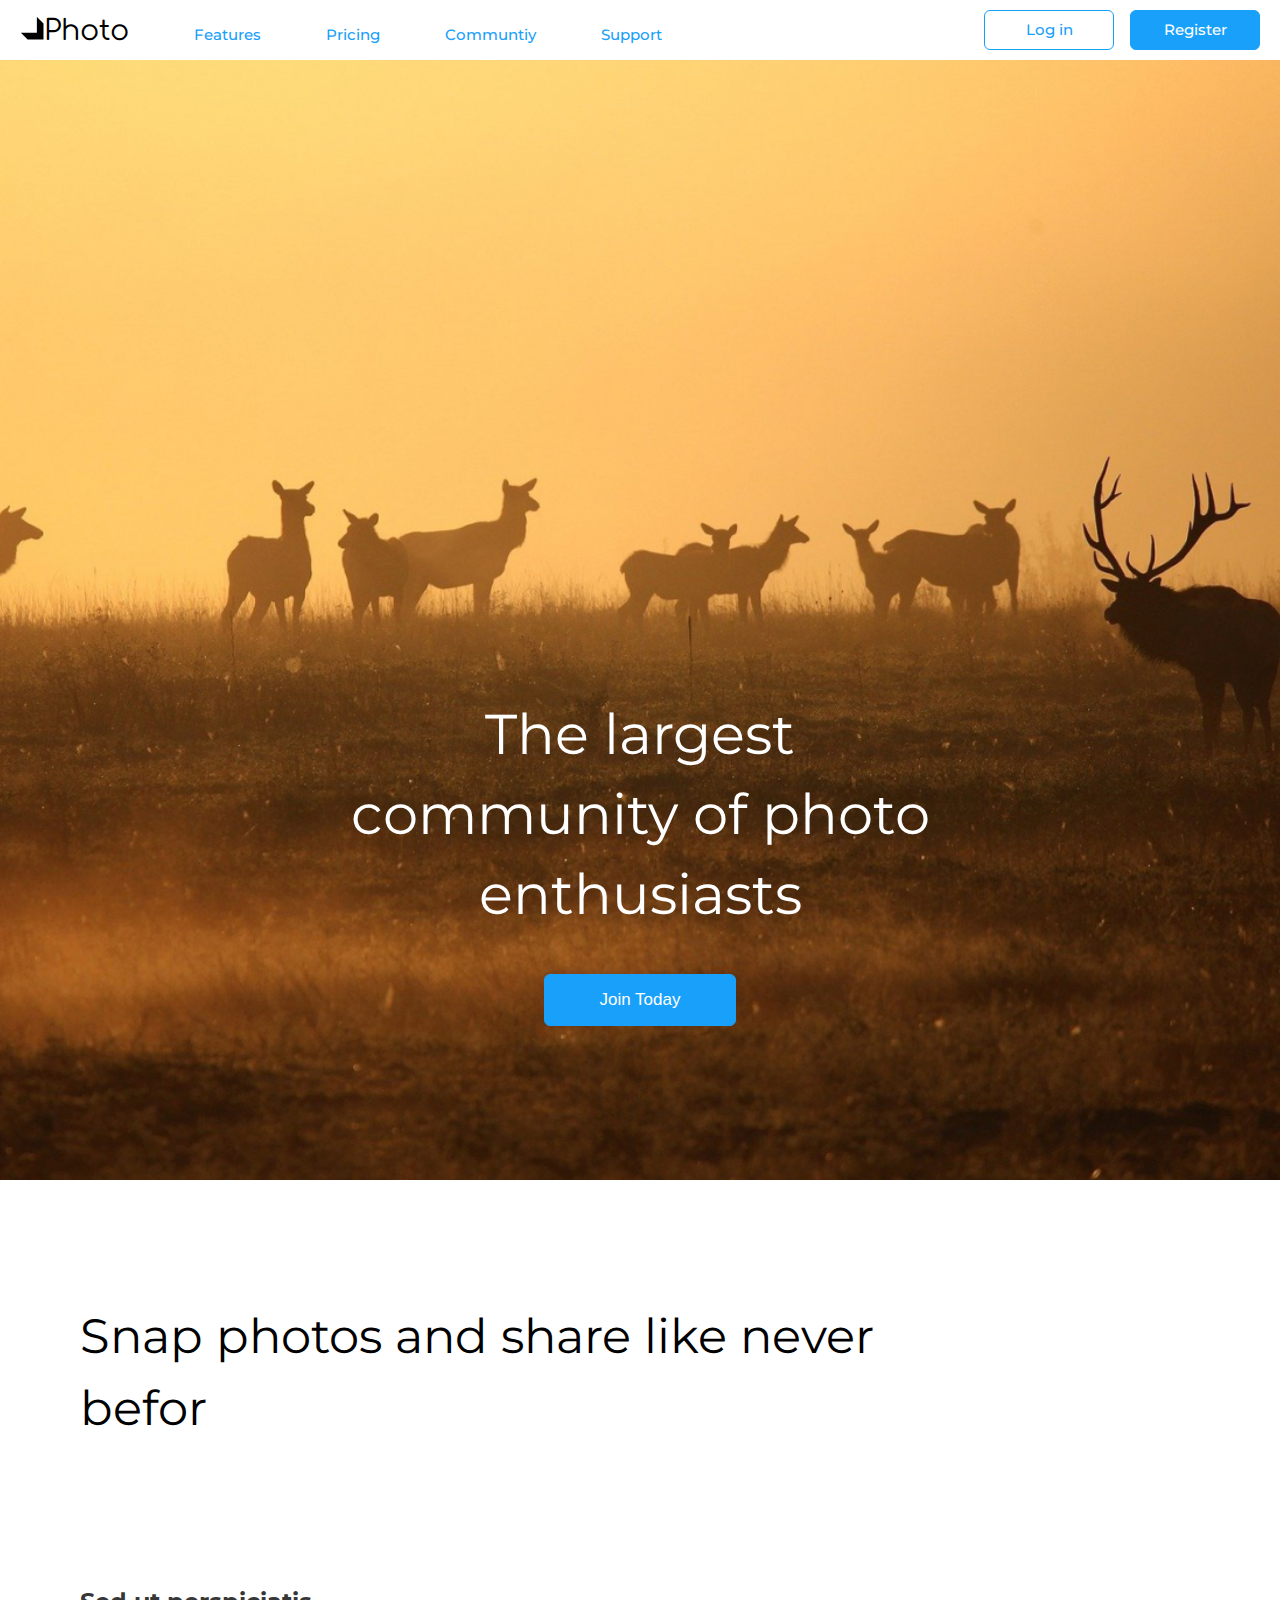
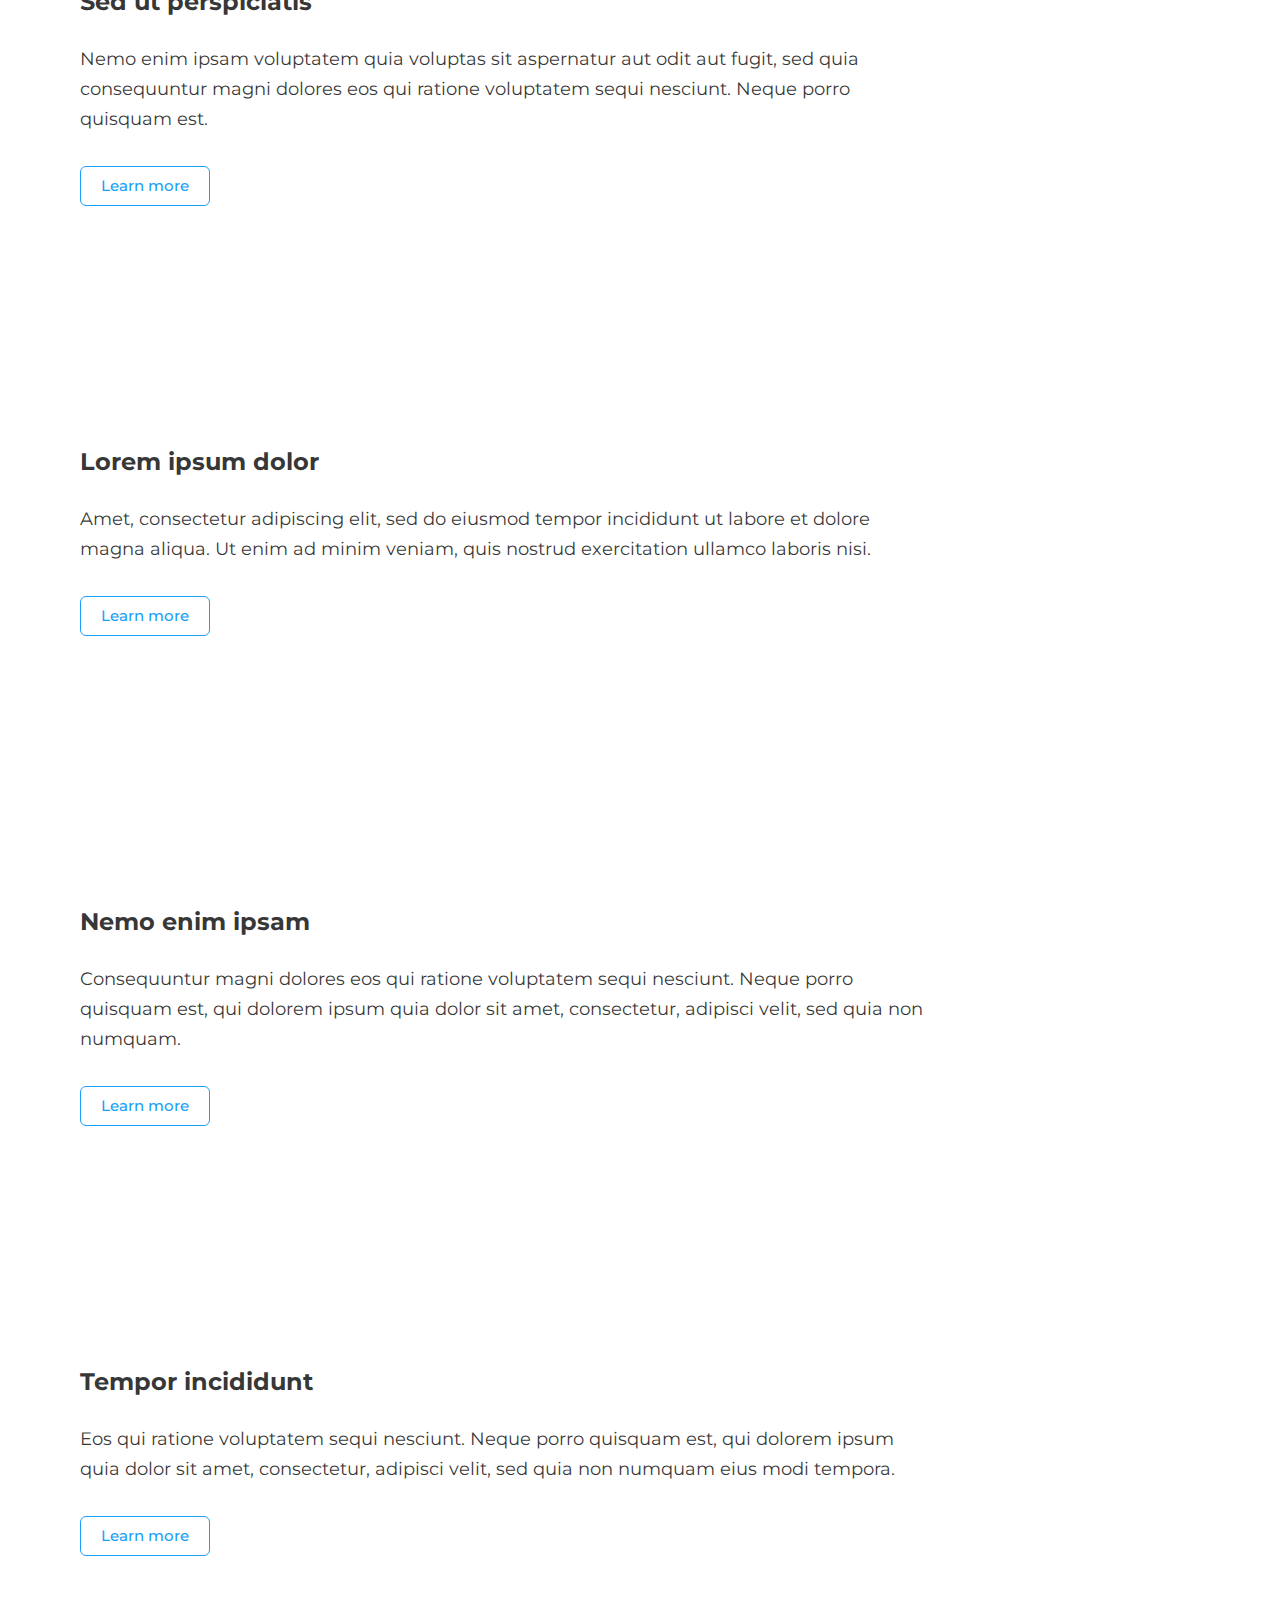
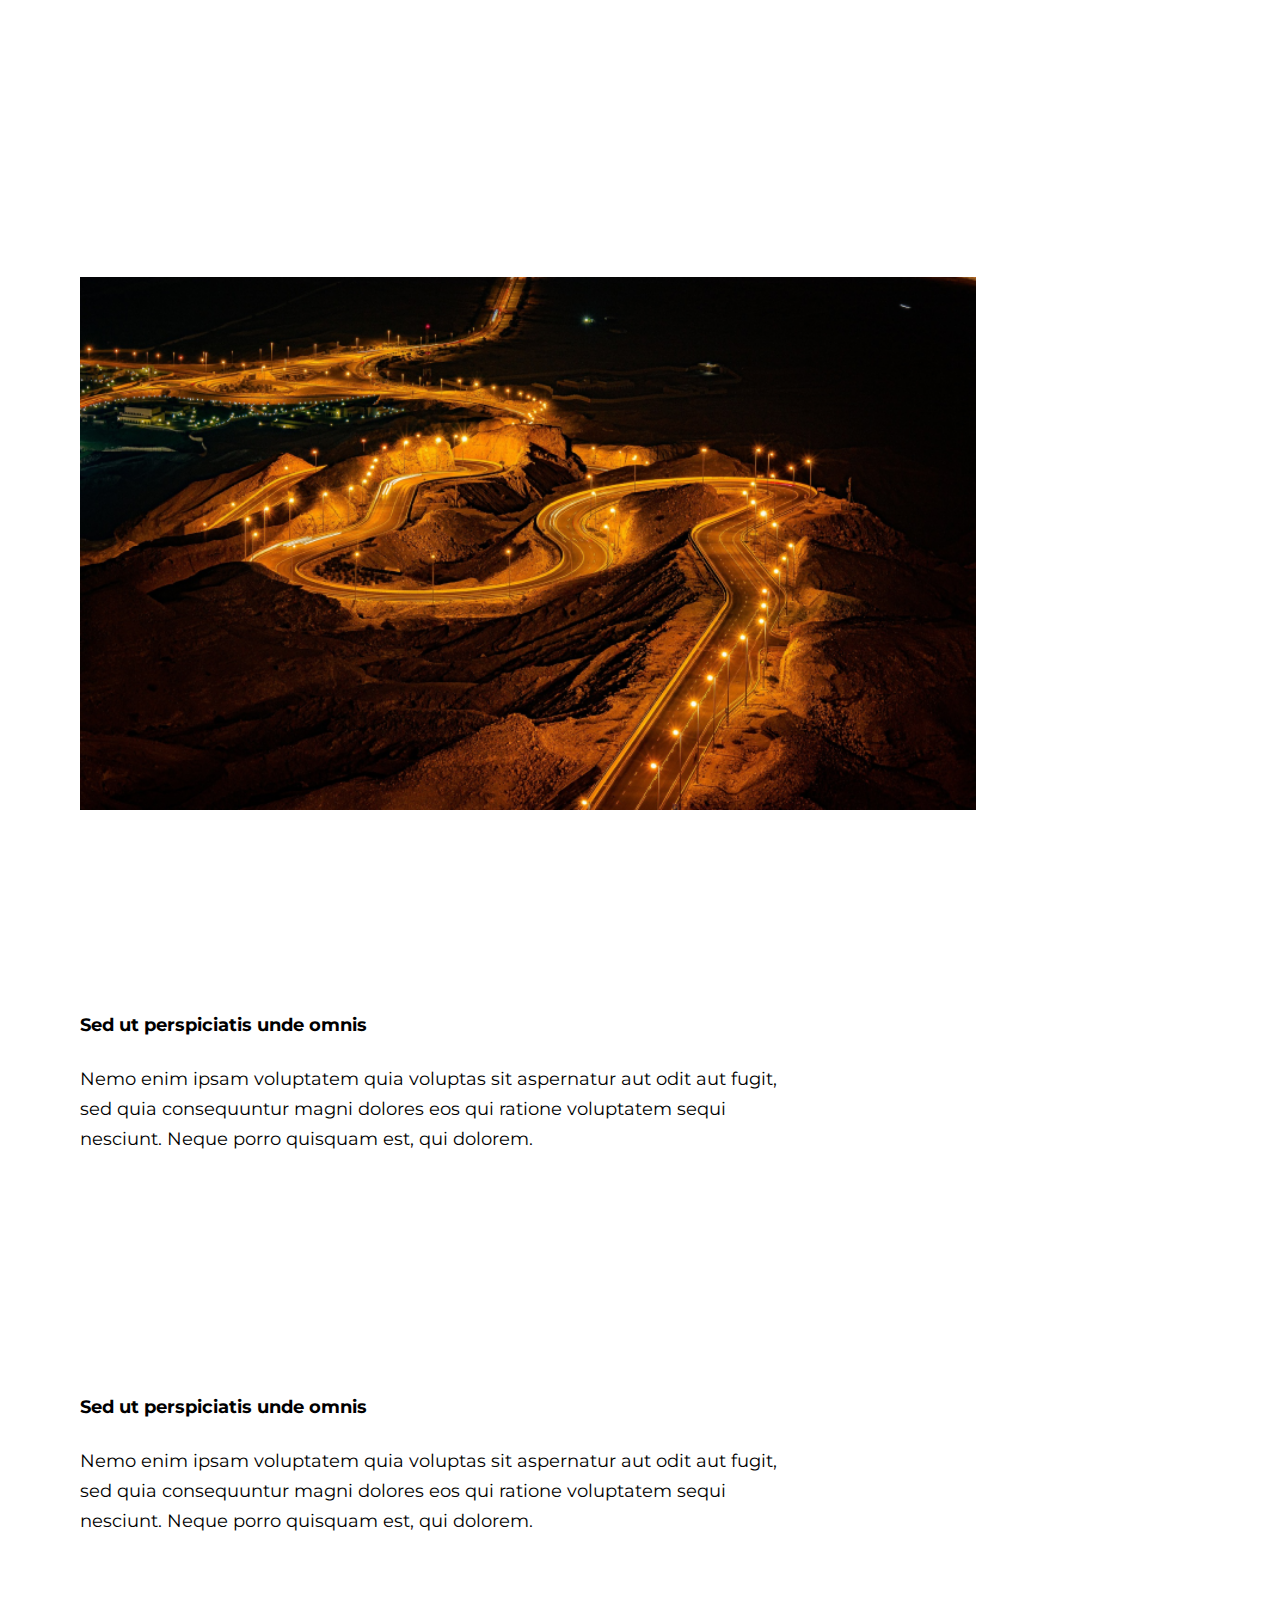
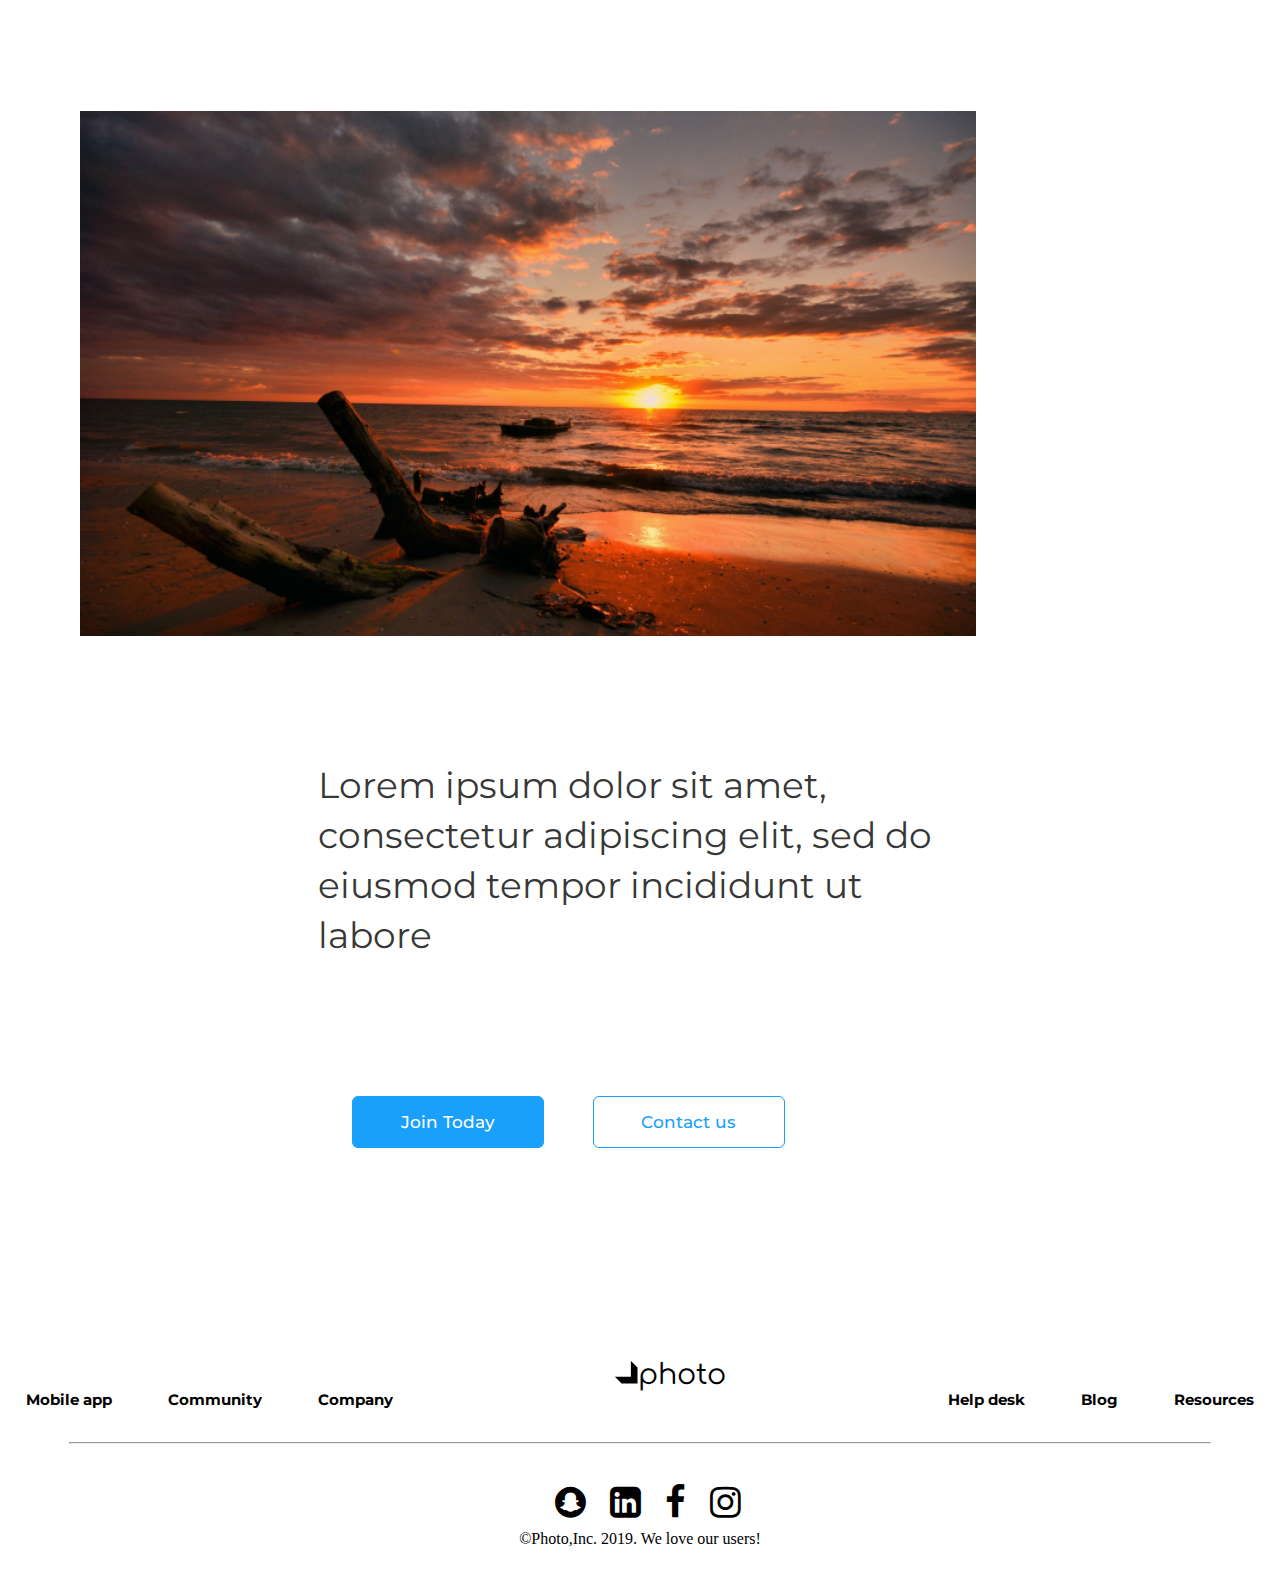
<file: index.html>
<!DOCTYPE html>
<html lang="en">

<head>
    <meta charset="UTF-8">
    <meta http-equiv="X-UA-Compatible" content="IE=edge">
    <meta name="viewport" content="width=device-width, initial-scale=1.0">
    <title>Document</title>
    <link rel="stylesheet" href="taskC.css">
    <link rel="stylesheet" href="https://cdnjs.cloudflare.com/ajax/libs/font-awesome/4.7.0/css/font-awesome.min.css">
    <link href='https://fonts.googleapis.com/css?family=Montserrat' rel='stylesheet'>
    <link href='https://fonts.googleapis.com/css?family=Comfortaa' rel='stylesheet'>

</head>

<body>
    <nav>
        <ul>
            <li><a href="#h" id="photo"><img src="Union.png" >Photo</a></li>
            <li><a href="#h">Features</a></li>
            <li><a href="#h">Pricing</a></li>
            <li><a href="#h">Communtiy</a></li>
            <li><a href="#h">Support</a></li>
        </ul>
        <div class="nav-button">
            <button class="but1">Log in</button>
            <button class="but2">Register</button>

        </div>
    </nav>
    <div class="pic1">
        <div class="textpic">
            <p>The largest community of photo enthusiasts</p>
            <button>Join Today</button>
        </div>
    </div>
    <div class="underpp">
        <p>Snap photos and share like
            never befor</p>
    </div>

    <div class="row">
        <div class="column">
            <h2>Sed ut perspiciatis</h2>
            <p>Nemo enim ipsam voluptatem quia voluptas sit aspernatur aut odit aut fugit, sed quia consequuntur magni
                dolores eos qui ratione voluptatem sequi nesciunt. Neque porro quisquam est.</p>
            <button class="cardbut">Learn more</button>
        </div>
        <div class="column">
            <h2>Lorem ipsum dolor</h2>
            <p>Amet, consectetur adipiscing elit, sed do eiusmod tempor incididunt ut labore et dolore magna aliqua. Ut
                enim ad minim veniam, quis nostrud exercitation ullamco laboris nisi.</p>
            <button class="cardbut">Learn more</button>
        </div>


    </div>
    <div class="row">
        <div class="column">
            <h2>Nemo enim ipsam</h2>
            <p>Consequuntur magni dolores eos qui ratione voluptatem sequi nesciunt. Neque porro quisquam est, qui
                dolorem ipsum quia dolor sit amet, consectetur, adipisci velit, sed quia non numquam.</p>
            <button class="cardbut">Learn more</button>
        </div>
        <div class="column">
            <h2>Tempor incididunt</h2>
            <p>Eos qui ratione voluptatem sequi nesciunt. Neque porro quisquam est, qui dolorem ipsum quia dolor sit
                amet, consectetur, adipisci velit, sed quia non numquam eius modi tempora.</p>
            <button class="cardbut">Learn more</button>
        </div>


    </div>
    <div class="row">
        <div class="column2">
            <img src="pic2.png" alt="street">
        </div>
        <div class="column2">
            <h1>Sed ut perspiciatis unde omnis</h1>
            <p>Nemo enim ipsam voluptatem quia voluptas sit aspernatur aut odit aut fugit, sed quia consequuntur magni
                dolores eos qui ratione voluptatem sequi nesciunt. Neque porro quisquam est, qui dolorem.</p>
        </div>
    </div>
    <div class="row">
        <div class="column2">
            <h1>Sed ut perspiciatis unde omnis</h1>
            <p>Nemo enim ipsam voluptatem quia voluptas sit aspernatur aut odit aut fugit, sed quia consequuntur magni
                dolores eos qui ratione voluptatem sequi nesciunt. Neque porro quisquam est, qui dolorem.</p>
        </div>
        <div class="column2">
            <img src="pic3.png" alt="street">
        </div>
    </div>
    <div class="beforfooter">
        <p>Lorem ipsum dolor sit amet, consectetur adipiscing elit, sed do eiusmod tempor incididunt ut labore</p>
        <div class="bebutton">
        <button class="b1">Join Today</button>
        <button class="b2">Contact us</button>
    </div>
    </div>
    <div class="footerl1">
        
        <div class="difooter">
            <a href="#w">Mobile app</a>
            <a href="#w">Community</a>
            <a href="#w">Company</a>
        </div>
            <a href="#w" id="photo"><img id="photo" src="Union.png" class="union">photo</a>
            <div class="difooter"> 
            <a href="#w">Help desk</a>
            <a href="#w">Blog</a>
            <a href="#w">Resources</a>
        </div>
    </div>
    <hr>
    <div class="fa-fa">
        <i class="fa fa-snapchat" style="font-size:36px"></i>
        <i class="fa fa-linkedin-square" style="font-size:36px"></i>
        <i class="fa fa-facebook-f" style="font-size:36px"></i>
        <i class="fa fa-instagram" style="font-size:36px"></i>
        <p>&#169;Photo,Inc. 2019. We love our users!</p>
    </div>
</body>
</html>
</file>
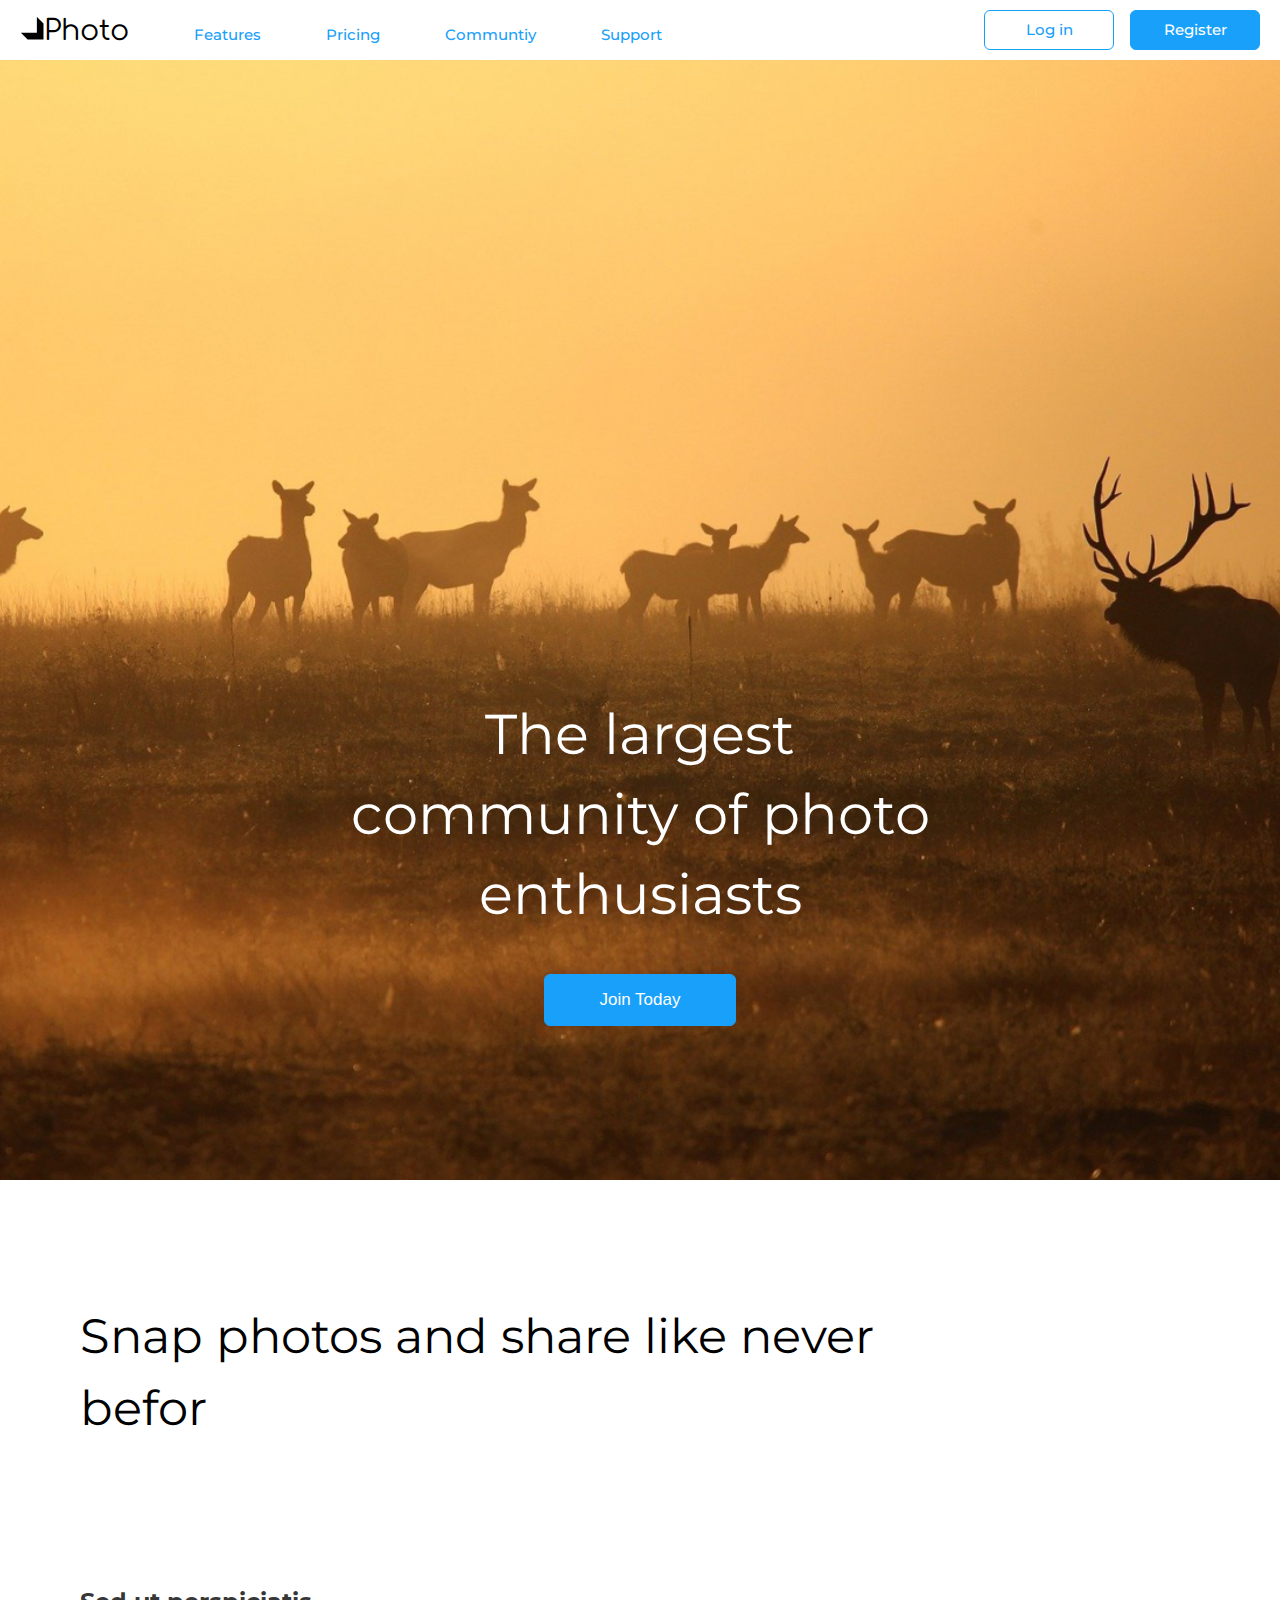
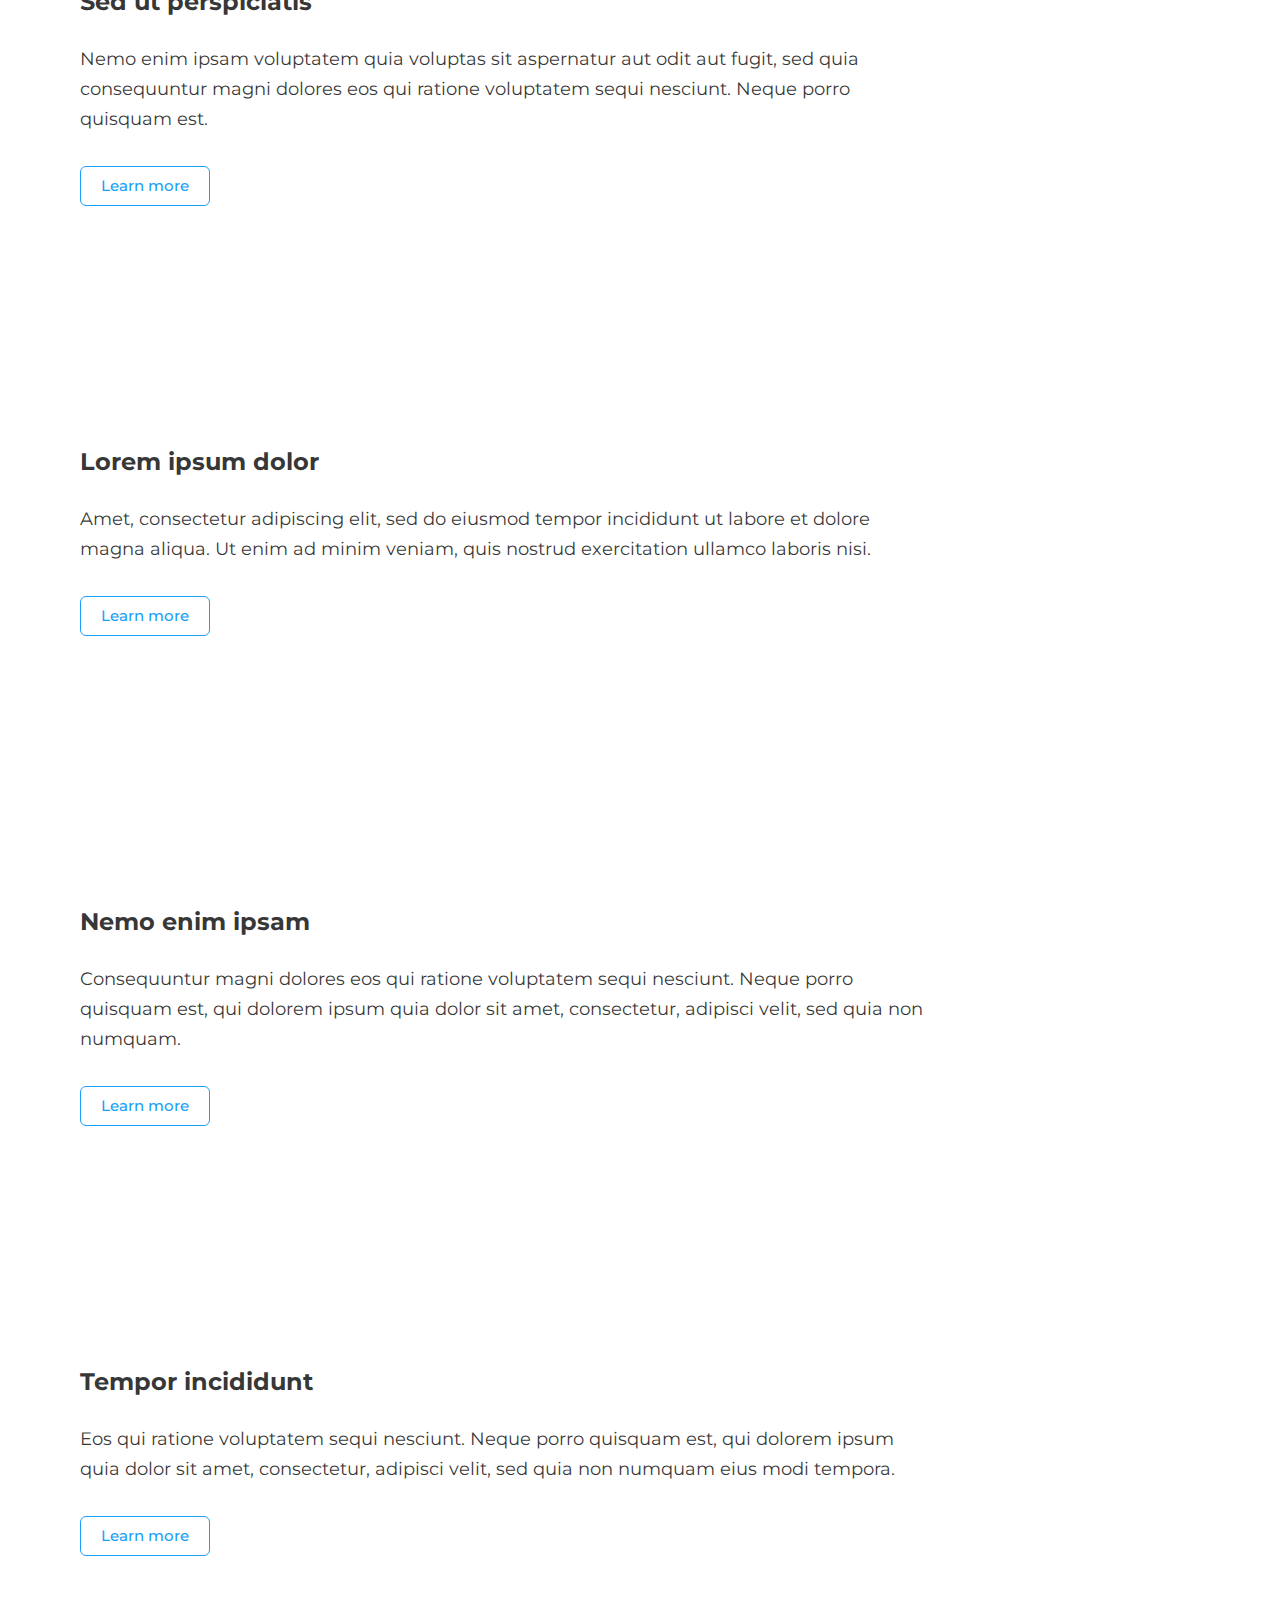
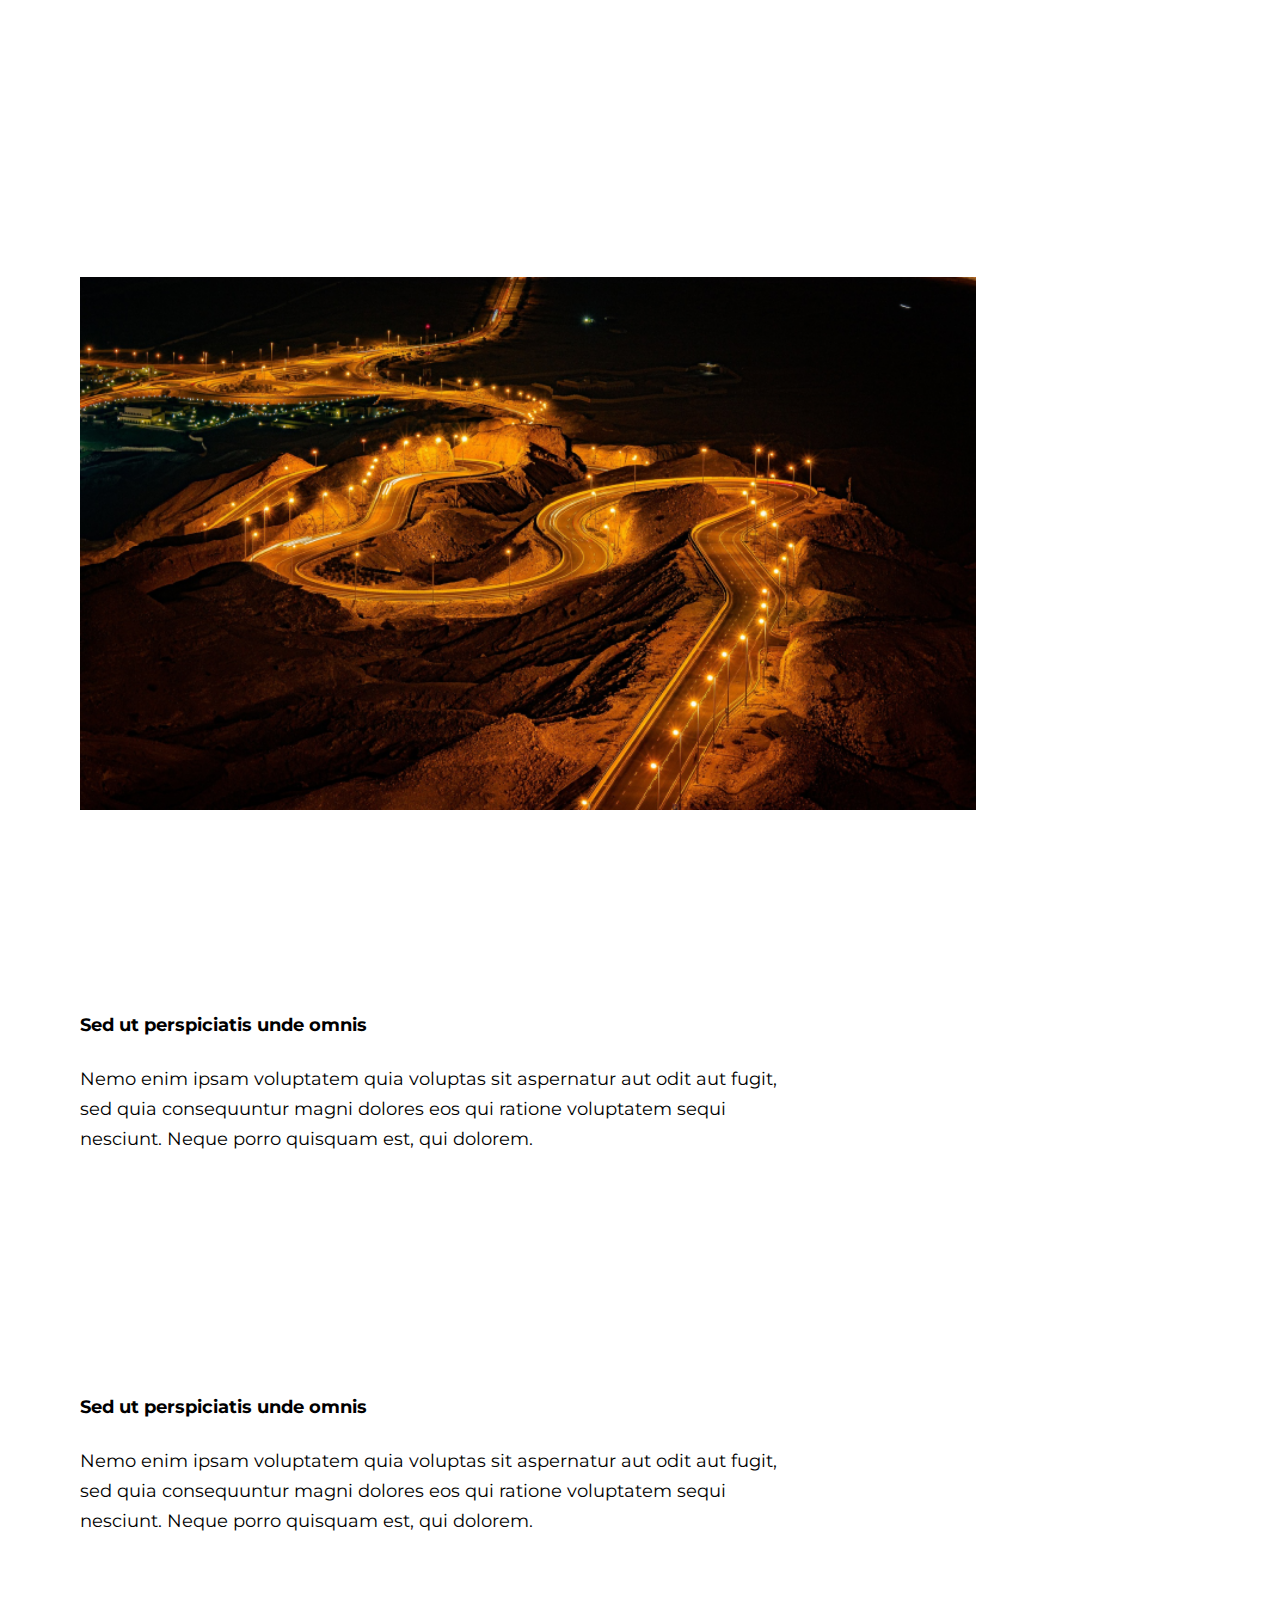
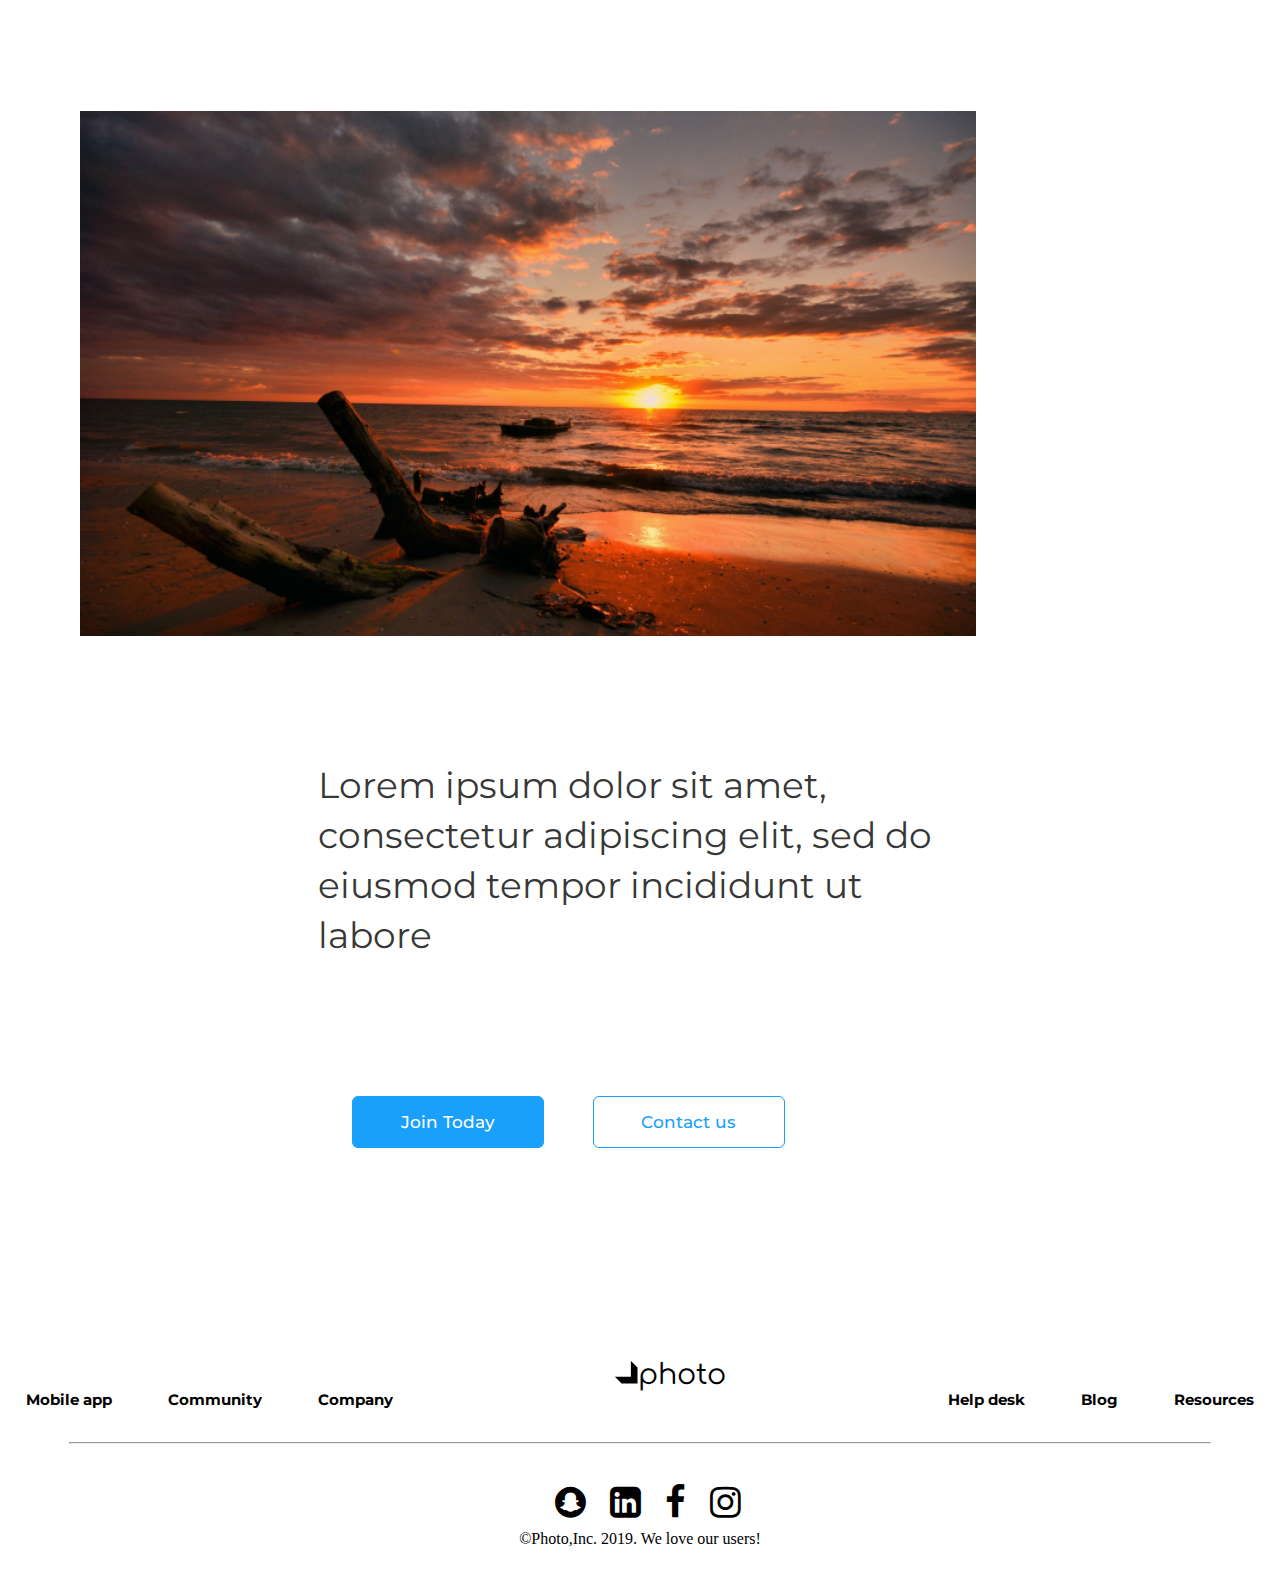
<file: f.html>
<!DOCTYPE html>
<html lang="en">

<head>
    <meta charset="UTF-8">
    <meta http-equiv="X-UA-Compatible" content="IE=edge">
    <meta name="viewport" content="width=device-width, initial-scale=1.0">
    <title>Document</title>
    <link rel="stylesheet" href="taskC.css">
    <link rel="stylesheet" href="https://cdnjs.cloudflare.com/ajax/libs/font-awesome/4.7.0/css/font-awesome.min.css">
    <link href='https://fonts.googleapis.com/css?family=Montserrat' rel='stylesheet'>
    <link href='https://fonts.googleapis.com/css?family=Comfortaa' rel='stylesheet'>

</head>

<body>
    <nav>
        <ul>
            <li><a href="#h" id="photo"><img src="Union.png" >Photo</a></li>
            <li><a href="#h">Features</a></li>
            <li><a href="#h">Pricing</a></li>
            <li><a href="#h">Communtiy</a></li>
            <li><a href="#h">Support</a></li>
        </ul>
        <div class="nav-button">
            <button class="but1">Log in</button>
            <button class="but2">Register</button>

        </div>
    </nav>
    <div class="pic1">
        <div class="textpic">
            <p>The largest community of photo enthusiasts</p>
            <button>Join Today</button>
        </div>
    </div>
    <div class="underpp">
        <p>Snap photos and share like
            never befor</p>
    </div>

    <div class="row">
        <div class="column">
            <h2>Sed ut perspiciatis</h2>
            <p>Nemo enim ipsam voluptatem quia voluptas sit aspernatur aut odit aut fugit, sed quia consequuntur magni
                dolores eos qui ratione voluptatem sequi nesciunt. Neque porro quisquam est.</p>
            <button class="cardbut">Learn more</button>
        </div>
        <div class="column">
            <h2>Lorem ipsum dolor</h2>
            <p>Amet, consectetur adipiscing elit, sed do eiusmod tempor incididunt ut labore et dolore magna aliqua. Ut
                enim ad minim veniam, quis nostrud exercitation ullamco laboris nisi.</p>
            <button class="cardbut">Learn more</button>
        </div>


    </div>
    <div class="row">
        <div class="column">
            <h2>Nemo enim ipsam</h2>
            <p>Consequuntur magni dolores eos qui ratione voluptatem sequi nesciunt. Neque porro quisquam est, qui
                dolorem ipsum quia dolor sit amet, consectetur, adipisci velit, sed quia non numquam.</p>
            <button class="cardbut">Learn more</button>
        </div>
        <div class="column">
            <h2>Tempor incididunt</h2>
            <p>Eos qui ratione voluptatem sequi nesciunt. Neque porro quisquam est, qui dolorem ipsum quia dolor sit
                amet, consectetur, adipisci velit, sed quia non numquam eius modi tempora.</p>
            <button class="cardbut">Learn more</button>
        </div>


    </div>
    <div class="row">
        <div class="column2">
            <img src="pic2.png" alt="street">
        </div>
        <div class="column2">
            <h1>Sed ut perspiciatis unde omnis</h1>
            <p>Nemo enim ipsam voluptatem quia voluptas sit aspernatur aut odit aut fugit, sed quia consequuntur magni
                dolores eos qui ratione voluptatem sequi nesciunt. Neque porro quisquam est, qui dolorem.</p>
        </div>
    </div>
    <div class="row">
        <div class="column2">
            <h1>Sed ut perspiciatis unde omnis</h1>
            <p>Nemo enim ipsam voluptatem quia voluptas sit aspernatur aut odit aut fugit, sed quia consequuntur magni
                dolores eos qui ratione voluptatem sequi nesciunt. Neque porro quisquam est, qui dolorem.</p>
        </div>
        <div class="column2">
            <img src="pic3.png" alt="street">
        </div>
    </div>
    <div class="beforfooter">
        <p>Lorem ipsum dolor sit amet, consectetur adipiscing elit, sed do eiusmod tempor incididunt ut labore</p>
        <div class="bebutton">
        <button class="b1">Join Today</button>
        <button class="b2">Contact us</button>
    </div>
    </div>
    <div class="footerl1">
        
        <div class="difooter">
            <a href="#w">Mobile app</a>
            <a href="#w">Community</a>
            <a href="#w">Company</a>
        </div>
            <a href="#w" id="photo"><img id="photo" src="Union.png" class="union">photo</a>
            <div class="difooter"> 
            <a href="#w">Help desk</a>
            <a href="#w">Blog</a>
            <a href="#w">Resources</a>
        </div>
    </div>
    <hr>
    <div class="fa-fa">
        <i class="fa fa-snapchat" style="font-size:36px"></i>
        <i class="fa fa-linkedin-square" style="font-size:36px"></i>
        <i class="fa fa-facebook-f" style="font-size:36px"></i>
        <i class="fa fa-instagram" style="font-size:36px"></i>
        <p>&#169;Photo,Inc. 2019. We love our users!</p>
    </div>
</body>
</html>
</file>
<file: taskC.css>
* {
    margin: 0;
    padding: 0;
}

nav {
    display: flex;
    height: 3.75rem;
    background: #FFFFFF;
    justify-content: space-between;
    width: 100%;
}

nav ul:not(.nav-button) {
padding-top: 15px;

}

nav li {

    display: inline;
    padding: 1.313rem 2.5rem 1.313rem 1.313rem;
    font-style: normal;
}

nav li a {
    
    text-decoration: none;
    color: #18A0FB;
    font-size: 0.938rem;
    font-family: 'Montserrat';
    font-style: normal;
    font-weight: 500;
    font-size: 0.938rem;
    line-height: 1.125rem;
}

nav .but1,
.but2 {
    margin-top: 0.625rem;
}

.but1 {
    background: #FFFFFF;
/*     margin-left: 47rem;
 */    margin-right: 0.75rem;
    color: #18A0FB;
    width: 8.125rem;
    height: 2.5rem;
    border-radius: 0.375rem;
    border: 0.063rem solid #18A0FB;
    font-family: 'Montserrat';
    font-style: normal;
    font-weight: 500;
    font-size: 0.938rem;
    line-height: 1.125rem;
    cursor: pointer;

}

.but2 {
    background: #18A0FB;
    color: #FFFFFF;
    width: 8.125rem;
    height: 2.5rem;
    margin-right: 20px;
    border-radius: 0.375rem;
    border: 0.063rem solid #18A0FB;
    font-family: 'Montserrat';
    font-style: normal;
    font-weight: 500;
    font-size: 0.938rem;
    line-height: 1.125rem;
    cursor: pointer;
}

#photo {
    color: black;
    font-family: 'Comfortaa';
    font-style: normal;
    font-weight: 400;
    font-size: 1.778rem;
    line-height: 2rem;
}

/* nav end */
.pic1 {
    display: flex;
    align-items: center;
    justify-content: center;
    background-image: url("pic1.png");
    background-repeat: no-repeat;
    background-position: center;
    background-size: cover;
    height: 70rem;
    width: 100%;
    
}



.textpic {
    display: flex;
    flex-direction: column;
    align-items: center;
    justify-content: center;
    text-align: center;
    margin-top: 30rem;
    width: 50%;
}
.textpic p {
    width: 100%;
    font-family: 'Montserrat';
    font-size: 3.5rem;
    color: #FFFFFF;
    font-style: normal;
    font-weight: 400;
    line-height: 5rem;
}

.textpic button {
    width: 12rem;
    height: 3.25rem;
    border-radius: 0.375rem;
    border: 0.063rem solid #18A0FB;
    color: #FFFFFF;
    background: #18A0FB;
    font-size: 1.063rem;
    margin-top: 2.5rem;
    cursor: pointer;

}



/* end pic1 */
.underpp{
    width: 50%;
}
.underpp p{
    font-size: 3rem;
    padding: 7.5rem 5.125rem 3.75rem 5rem;
    font-family: 'Montserrat';
    font-style: normal;
    font-weight: 400;
    line-height: 4.5rem;
    width: 72%;
}

/*  */

.row {
    display: flex;
    flex-wrap: wrap;
}

.column {
    padding: 5rem;
    height: 18.75rem;
    font-family: 'Montserrat';
    font-size: 1.125rem;
    color: rgba(0, 0, 0, 0.8);
    width: 41%;

}

.column h2 {
    font-family: 'Montserrat';
    font-style: normal;
    font-weight: 700;
    font-size: 1.5rem;
    line-height: 2.25rem;
    width: 50%;
}

.column p {
    margin-top: 1.5rem;
    font-family: 'Montserrat';
    font-style: normal;
    font-weight: 400;
    font-size: 1.125rem;
    /* font-size: 70%; */
    line-height: 1.875rem;
    /* width: 43.75rem; */
    width: 76%;
}

.cardbut {
    width: 8.125rem;
    height: 2.5rem;
    color: #18A0FB;
    background: #FFFFFF;
    border: 0.063rem solid #18A0FB;
    border-radius: 0.375rem;
    margin-top: 2rem;
    font-family: 'Montserrat';
    font-style: normal;
    font-weight: 500;
    font-size: 0.938rem;
    line-height: 1.125rem;
    cursor: pointer;

}

/*  */

.beforfooter {
    display: flex;
    flex-wrap: wrap;
}

.column2 {
    padding-top: 8.313rem;
    padding-left: 5rem;
    width: 44%;
}
.column2 img{
    width: 100%;

}

.column2 h1 {
    font-family: 'Montserrat';
    font-style: normal;
    font-weight: bold;
    font-style: bold;
    font-size: 1.125rem;
    line-height: 1.875rem;
    padding-bottom: 1.5rem;
    padding-top: 10.938rem;
    width: 50%;
}

.column2 p {
    font-family: 'Montserrat';
    font-style: normal;
    font-weight: 400;
    font-size: 1.125rem;
    line-height: 1.875rem;
    width: 80%;

}

/*  */

.beforfooter p {
    padding: 120px 84px 120px 80px;
    font-size: 36px;
    font-family: 'Montserrat';
    color: rgba(0, 0, 0, 0.8);
    font-style: normal;
    font-weight: 400;
    line-height: 50px;
    width: 50%;


}

.beforfooter {
    display: flex;
    justify-content: space-between;

}

.beforfooter .b1 {
    width: 12rem;
    height: 3.25rem;
    border-radius: 0.375rem;
    color: #FFFFFF;
    border: 0.063rem solid #18A0FB;
    background: #18A0FB;
    font-family: 'Montserrat';
    font-style: normal;
    font-weight: 500;
    font-size: 1.063rem;
    line-height: 1.313rem;
    margin-right: 2.813rem;
    cursor: pointer;

}

.beforfooter .b2 {
    width: 12rem;
    height: 3.25rem;
    border-radius: 0.375rem;
    border: 0.063rem solid #18A0FB;
    color: #18A0FB;
    background: #FFFFFF;
    font-family: 'Montserrat';
    font-style: normal;
    font-weight: 500;
    font-size: 1.063rem;
    line-height: 1.313rem;
    cursor: pointer;
    margin-right: 144px;


}

.beforfooter .b1,
.b2 {
    margin-top: 9rem;
}

/*  */
.footerl1{
    display: flex;
    justify-content: space-between;


}
.footerl1 #photo{
    padding-top: 50px;
}
.footerl1 .difooter{
/*     flex-direction: column;
 */
 margin-top: 128px;
display: inline;
}
.footerl1 a {
    text-decoration: none;
    display: inline;
    padding: 1.625rem;
    font-weight: 700;
    font-size: 0.938rem;
    color: black;
    font-family: 'Montserrat';
    font-style: normal;
    font-weight: 700;
    line-height: 1.5rem;
    padding-bottom: 1.25rem;
}

hr {
    width: 89%;
    margin: 1.875rem auto;
}

.fa-fa {
    text-align: center;
    margin-bottom: 24px;
}

.fa-fa i {
    padding: 0.625rem;

}
@media (max-width:2734px) {
    .footerl1 ul{
        justify-content: center;
        flex-wrap: wrap;
    }
}

@media (max-width:1500px) {
    nav ul {
        text-align: center;
    }
    .beforfooter{
        
        justify-content: center;
    }
    .beforfooter .bebutton{
        flex-direction: column;
        
    }
    .beforfooter .b1,.b2 {
        margin-top: 1rem;
        margin-bottom: 7rem;
    }
}
@media (max-width:1093px){
    nav {
        flex-direction: column;
        justify-content: center;
        align-items: center;
        height: 50%;
        
    }
    nav ul{
        margin-right: 40px;

    }
    nav .nav-button{
        padding: 10px;
    }
    nav li a{
    text-align: center;
}
}
@media (max-width:600px) {
    nav li a{
        flex-direction: column;
    }
    .beforfooter .bebutton{
       padding-left: 148px;
       
    }
    .beforfooter .b1,.b2 {

        margin-bottom: 2rem;
    }
    .beforfooter p{
        width: 63%;
        font-size: 23px;
    }
    nav ul li:nth-child(1){
        display: none;
    }
    nav li a{
        flex-direction: column;
    }
    nav ul{
        display: flex;
        flex-wrap: wrap;
        flex-direction: row;
    }
}
@media (max-width:1780px) {
    .column { 
        width:100%;
    }
    .underpp {
        width: 100%;
    }
    .column2{
        width: 70%;
    }
    .column2 h1{
        padding-top: 3.938rem;
    }
    .column2 p {
        padding-bottom: 42px;
    }
}
</file>
